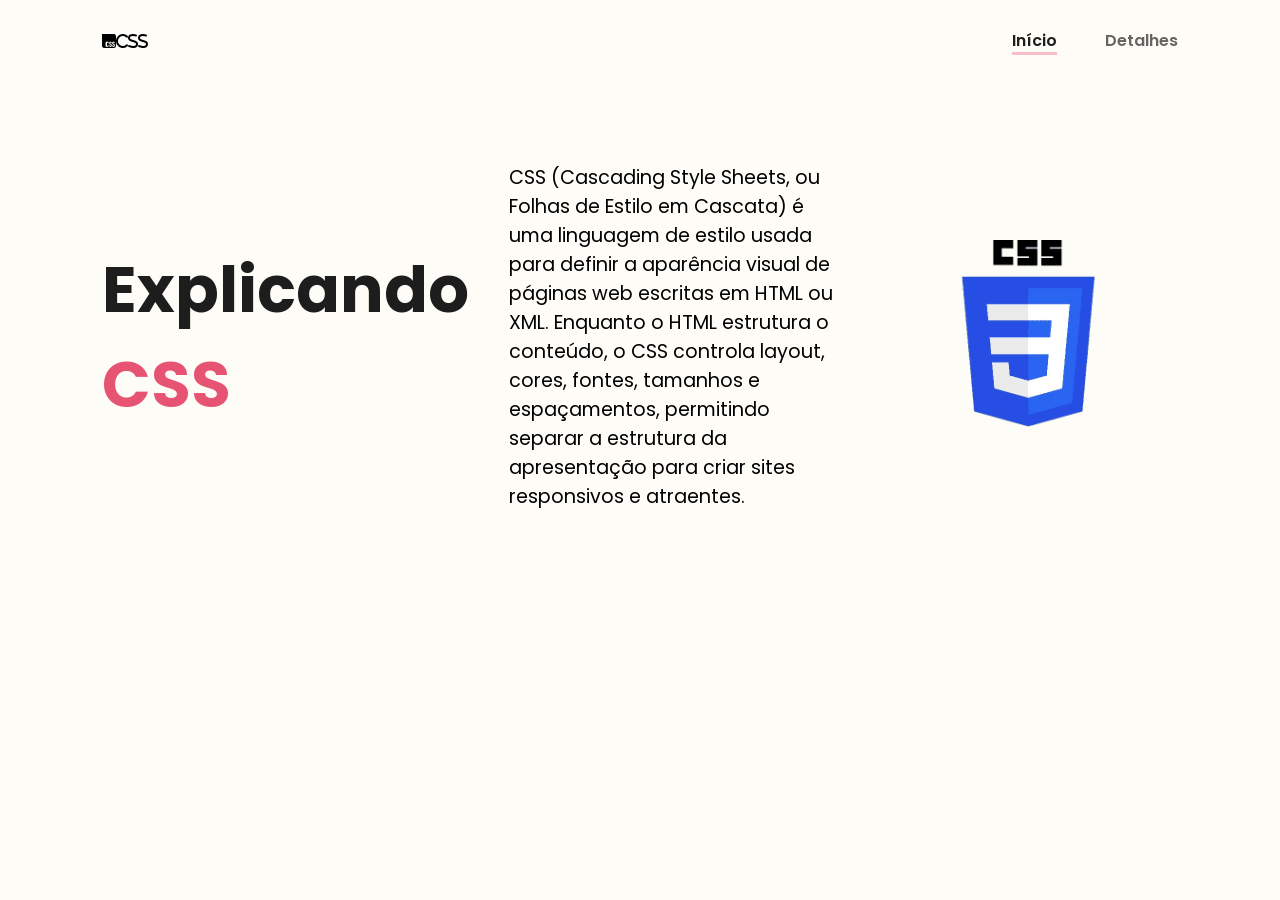
<file: index.html>
<!DOCTYPE html>
<html lang="pt-br">
<head>
    <meta charset="UTF-8">
    <meta name="viewport" content="width=device-width, initial-scale=1.0">
    <link rel="stylesheet" href="https://cdnjs.cloudflare.com/ajax/libs/font-awesome/6.7.2/css/all.min.css" integrity="sha512-Evv84Mr4kqVGRNSgIGL/F/aIDqQb7xQ2vcrdIwxfjThSH8CSR7PBEakCr51Ck+w+/U6swU2Im1vVX0SVk9ABhg==" crossorigin="anonymous" referrerpolicy="no-referrer" />
    <link rel="stylesheet" href="css/styles.css">
    <title>css</title>
</head>
<body>
    <header>
        <!--navbar-->
        <nav id="navbar">
            <i class="fa-brands fa-css">css</i>

            <ul id="nav_list">
                <li class="nav-item active">
                    <a href="#home">Início</a>
                </li>
                <li class="nav-item">
                    <a href="index2.html">Detalhes</a>
                </li>
            </ul>
        </nav>
    </header>

    <!--main-->
    <main id="content">
        <section id="home">
            <div id="shape"></div>
            <div id="cta">
                <h1 class="title">
                    Explicando 
                    <span>CSS</span>
                </h1>

                <p class="description">
                    CSS (Cascading Style Sheets, ou Folhas de Estilo em Cascata) é uma linguagem
                    de estilo usada para definir a aparência visual de páginas web escritas em HTML ou XML. Enquanto o HTML estrutura o conteúdo, 
                    o CSS controla layout, cores, fontes, tamanhos e espaçamentos, permitindo separar a 
                    estrutura da apresentação para criar sites responsivos e atraentes. 
                </p>

                <div class="img">
                <img src="img/css-logo.png">
                </div>
            </div>
        </section>
    </main>
</body>
</html>
</file>
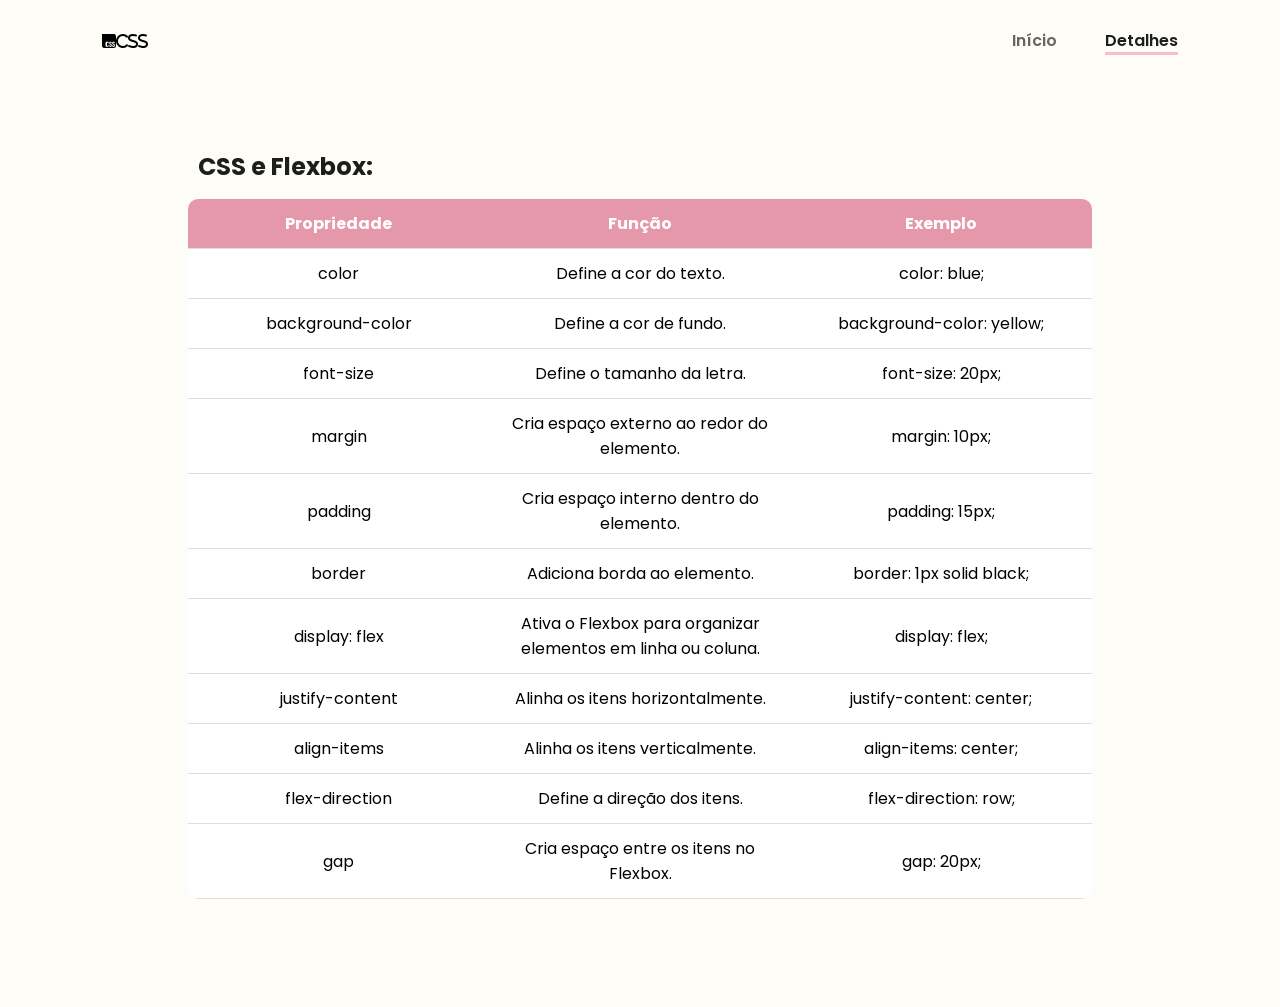
<file: index2.html>
<!DOCTYPE html>
<html lang="pt-br">
<head>
    <meta charset="UTF-8">
    <meta name="viewport" content="width=device-width, initial-scale=1.0">
    <link rel="stylesheet" href="https://cdnjs.cloudflare.com/ajax/libs/font-awesome/6.7.2/css/all.min.css" integrity="sha512-Evv84Mr4kqVGRNSgIGL/F/aIDqQb7xQ2vcrdIwxfjThSH8CSR7PBEakCr51Ck+w+/U6swU2Im1vVX0SVk9ABhg==" crossorigin="anonymous" referrerpolicy="no-referrer" />
    <link rel="stylesheet" href="css/styles.css">
    <title>css</title>
</head>
<body>
    <header>
        <!--navbar-->
        <nav id="navbar">
            <i class="fa-brands fa-css">css</i>

            <ul id="nav_list">
                <li class="nav-item">
                    <a href="index.html">Início</a>
                </li>
                <li class="nav-item active">
                    <a href="#home">Detalhes</a>
                </li>
            </ul>
        </nav>
    </header>
    
    <!--main-->
    <main id="sobre">

        <section class="table">

            <h2 class="titulo">CSS e Flexbox:</h1>

            <table>
                <tr>
                    <th>Propriedade</th>
                    <th>Função</th>
                    <th>Exemplo</th>
                </tr>

                <tr>
                    <td>color</td>
                    <td>Define a cor do texto.</td>
                    <td>color: blue;</td>
                </tr>

                <tr>
                    <td>background-color</td>
                    <td>Define a cor de fundo.</td>
                    <td>background-color: yellow;</td>
                </tr>

                <tr>
                    <td>font-size</td>
                    <td>Define o tamanho da letra.</td>
                    <td>font-size: 20px;</td>
                </tr>

                <tr>
                    <td>margin</td>
                    <td>Cria espaço externo ao redor do elemento.</td>
                    <td>margin: 10px;</td>
                </tr>

                <tr>
                    <td>padding</td>
                    <td>Cria espaço interno dentro do elemento.</td>
                    <td>padding: 15px;</td>
                </tr>

                <tr>
                    <td>border</td>
                    <td>Adiciona borda ao elemento.</td>
                    <td>border: 1px solid black;</td>
                </tr>

                <tr>
                    <td>display: flex</td>
                    <td>Ativa o Flexbox para organizar elementos em linha ou coluna.</td>
                    <td>display: flex;</td>
                </tr>

                <tr>
                    <td>justify-content</td>
                    <td>Alinha os itens horizontalmente.</td>
                    <td>justify-content: center;</td>
                </tr>

                <tr>
                    <td>align-items</td>
                    <td>Alinha os itens verticalmente.</td>
                    <td>align-items: center;</td>
                </tr>

                <tr>
                    <td>flex-direction</td>
                    <td>Define a direção dos itens.</td>
                    <td>flex-direction: row;</td>
                </tr>

                <tr>
                    <td>gap</td>
                    <td>Cria espaço entre os itens no Flexbox.</td>
                    <td>gap: 20px;</td>
                </tr>

            </table>
        </section>
    </main>
</body>
</html>
</file>
<file: css/styles.css>
@import url('https://fonts.googleapis.com/css2?family=Poppins:ital,wght@0,100;0,200;0,300;0,400;0,500;0,600;0,700;0,800;0,900;1,100;1,200;1,300;1,400;1,500;1,600;1,700;1,800;1,900&display=swap');

* {
    font-family: "Poppins", sans-serif;
    margin: 0;
    padding: 0;
    box-sizing: border-box;
}

body {
    background-color: #fefcf6;
}

section {
    padding: 28px 8%;
}

header {
    width: 100%;
    padding: 28px 8%;
    
}

#navbar {
    width: 100%;
    display: flex;
    align-items: center;
    justify-content: space-between;
}

#nav_logo {
    font-size: 24px;
    color: rgb(238, 145, 160);
}

#nav_list {
    display: flex;
    list-style: none;
    gap: 48px;
}

.nav-item a {
    text-decoration: none;
    color: #1d1d1dad;
    font-weight: 600;
}

.nav-item.active a {
    color: #1d1d1d;
    border-bottom: 3px solid rgb(248, 191, 201);
}

.btn-default {
    border: none;
    display: flex;
    align-items: center;
    justify-content: center;
    background-color: #e498a9;
    border-radius: 12px;
    padding: 10px 14px;
    font-weight: 600;
    box-shadow: 0px 0px 10px 2px rgba(0, 0, 0, 0.1);
    cursor: pointer;
    transition: background-color .3s ease;
}

.btn-default:hover {
    background-color: #e6aec2;
}

#home {
    display: flex;
    align-items: center;
    justify-content: space-between;
}

#cta {
    width: 100%;
    display: flex;
    flex-direction: row; 
    align-items: center;
    justify-content: space-between;
    gap: 40px;
    margin-top: 5%;
}

#cta .title {
    font-size: 4rem;
    color: #1d1d1d;
}

#cta .title span {
    color: #e65373;
}

#cta .description {
    font-size: 1.2rem;
}

img {
    width: 300px;
    height: auto;
}

.text {
   width: 50%;
}

#cta img {
    width: 300px;
    height: auto;
    border-radius: 10px;
}

/*index2*/
#sobre {
    padding: 40px 8%;
    display: flex;
    flex-direction: column;
}

.intro {
    text-align: center;
    margin-bottom: 40px;
}

.intro h1 {
    font-size: 2.5rem;
    margin-bottom: 20px;
    color: #e498a9;
}

.intro p {
    font-size: 1.2rem;
    margin-bottom: 10px;
}

/*tabelas*/
.table {
    margin-bottom: 40px;
    width: 100%;
    display: block;
}

.table h2 {
    margin-bottom: 15px;
    color: #1d1d1d;
    margin-left: 10px;
}

/*tabelas*/
.table {
    margin-bottom: 40px;
    width: 100%;
    display: block;
}

.table h2 {
    margin-bottom: 15px;
    color: #1d1d1d;
    margin-left: 10px;
}

table {
    width: 100%;
    border-collapse: collapse;
    background-color: #fff;
    border-radius: 10px;
    overflow: hidden;
    table-layout: fixed;
}

th, td {
    padding: 12px;
    text-align: center;
    border-bottom: 1px solid #ddd;
    vertical-align: middle;
}

th {
    background-color: #e498a9;
    color: white;
}

tr:hover {
    background-color: #f5f5f5;
}
</file>
